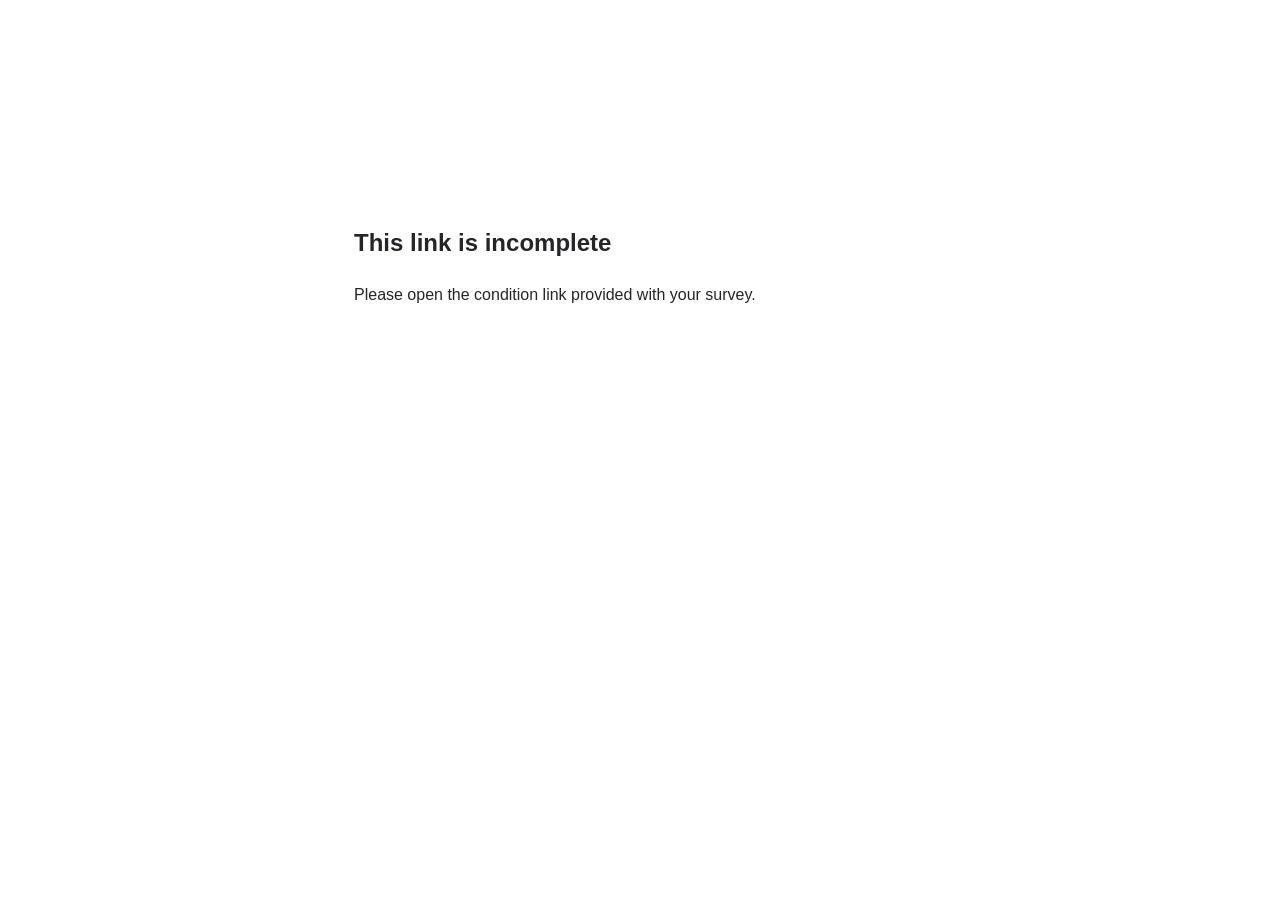
<file: index.html>
<!doctype html>
<html lang="en">
<head>
<meta charset="utf-8"><meta name="viewport" content="width=device-width, initial-scale=1">
<meta name="robots" content="noindex,nofollow"><meta name="referrer" content="no-referrer">
<title>Passenger display</title><link rel="icon" href="./favicon.svg">
<link rel="stylesheet" href="./styles.css?v=november-20261105-ui"><script type="module" src="./app.js?v=november-20261105-ui"></script>
</head>
<body>
<main id="app" class="taxi-page" data-state="loading" hidden>
 <section id="intro-page" class="taxi-intro-scene" aria-label="Inside the car"><img id="intro-image" class="taxi-intro-photo" alt="" fetchpriority="high"></section>
 <section id="display-page" class="taxi-display-scene" aria-label="Passenger display" hidden>
  <div class="taxi-window"><img id="window-image" alt=""><canvas id="weather-motion" aria-hidden="true"></canvas><div class="sunlight" aria-hidden="true"></div></div>
  <div class="taxi-mount"><div class="taxi-screen">
   <header class="taxi-header" aria-label="Vehicle status">
    <span class="taxi-parking"><span class="taxi-p">P</span><span>Parked</span></span>
    <div class="taxi-status"><time id="clock" class="taxi-clock"></time><span class="taxi-weather"><svg id="weather-icon" viewBox="0 0 24 24" fill="none" stroke="currentColor" stroke-linecap="round" stroke-linejoin="round" aria-hidden="true"></svg><span id="weather-label"></span></span></div>
   </header>
   <div class="taxi-screen-main">
    <section class="taxi-script" aria-label="Spoken introduction"><div id="caption-viewport" class="taxi-caption-viewport" tabindex="0" role="region" aria-label="Introduction transcript"><div id="captions" class="taxi-captions"></div></div></section>
    <aside class="taxi-side" aria-label="Vehicle controls and planned route">
     <div class="taxi-control-slot"><button id="pull-over" class="taxi-pull-over" type="button" hidden><span>Pull</span><span>Over</span></button></div>
     <figure class="taxi-route"><figcaption>Planned route</figcaption><div class="taxi-map"><img id="route-image" class="taxi-basemap" alt="Static navigation map with a planned route and no place names"><span class="taxi-destination" role="img" aria-label="Destination" style="left:69.104167%;top:28.684211%"><svg viewBox="0 0 24 24" aria-hidden="true"><path d="M20 10c0 6-8 12-8 12S4 16 4 10a8 8 0 1 1 16 0Z"/><circle cx="12" cy="10" r="3"/></svg></span></div><small class="taxi-map-credit">© OpenStreetMap contributors</small></figure>
    </aside>
   </div>
  </div></div>
 </section>
 <footer class="taxi-study-footer">
  <p id="intro-instruction">Now you are in the car.<br>Proceed to the passenger display.</p>
  <button id="continue" class="taxi-continue" type="button" disabled>Loading…</button>
  <div id="finish-notice" class="taxi-finish" hidden>
   <small id="study-navigation-label" class="study-navigation-label">Study navigation</small>
   <button id="return-button" type="button" aria-describedby="study-navigation-label">
    <span class="return-completion"><svg viewBox="0 0 24 24" fill="none" stroke="currentColor" stroke-width="1.6" stroke-linecap="round" stroke-linejoin="round" aria-hidden="true"><circle cx="12" cy="12" r="9"/><path d="m8 12 2.5 2.5L16 9"/></svg><span>This part of the study is complete.</span></span>
    <span class="return-action"><span>Please return to the survey.</span><svg viewBox="0 0 24 24" fill="none" stroke="currentColor" stroke-width="1.6" stroke-linecap="round" stroke-linejoin="round" aria-hidden="true"><path d="M5 12h14m-5-5 5 5-5 5"/></svg></span>
   </button>
   <p id="return-help" role="status" hidden>Please switch back to the survey tab to continue.</p>
  </div>
 </footer>
</main>
<section id="invalid-link" class="notice" hidden><h1>This link is incomplete</h1><p>Please open the condition link provided with your survey.</p></section>
<section id="technical-error" class="technical-error" role="alert" hidden><p id="error-message"></p><button id="retry" type="button">Try again</button></section>
<dialog id="pull-over-dialog" aria-labelledby="dialog-title" aria-describedby="dialog-description"><h2 id="dialog-title">Vehicle is parked</h2><p id="dialog-description">This action isn't available right now, as the car is currently parked. The Pull Over function will become active once your trip begins.</p><form method="dialog"><button autofocus>OK</button></form></dialog>
<audio id="narration" preload="auto"></audio>
<noscript><section class="notice"><h1>JavaScript is required</h1><p>Please enable JavaScript to view the passenger display.</p></section></noscript>
</body></html>
</file>
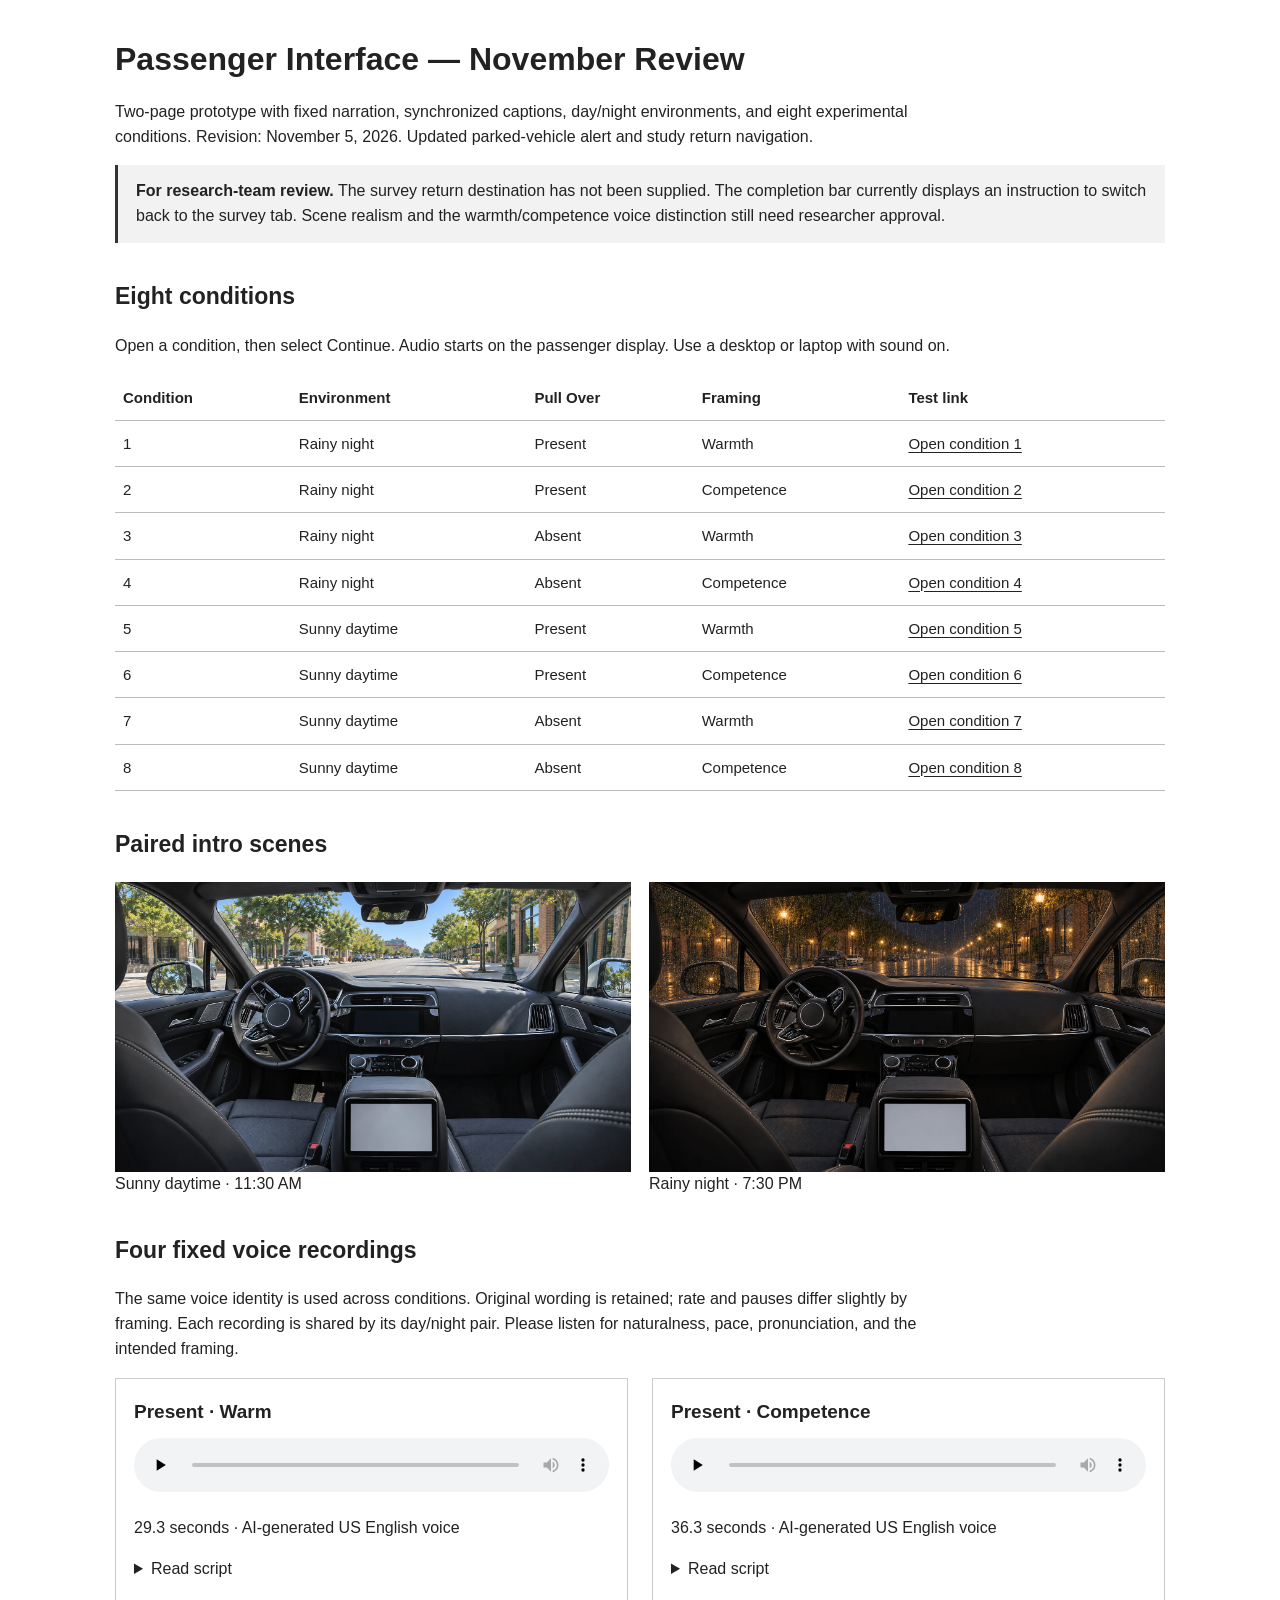
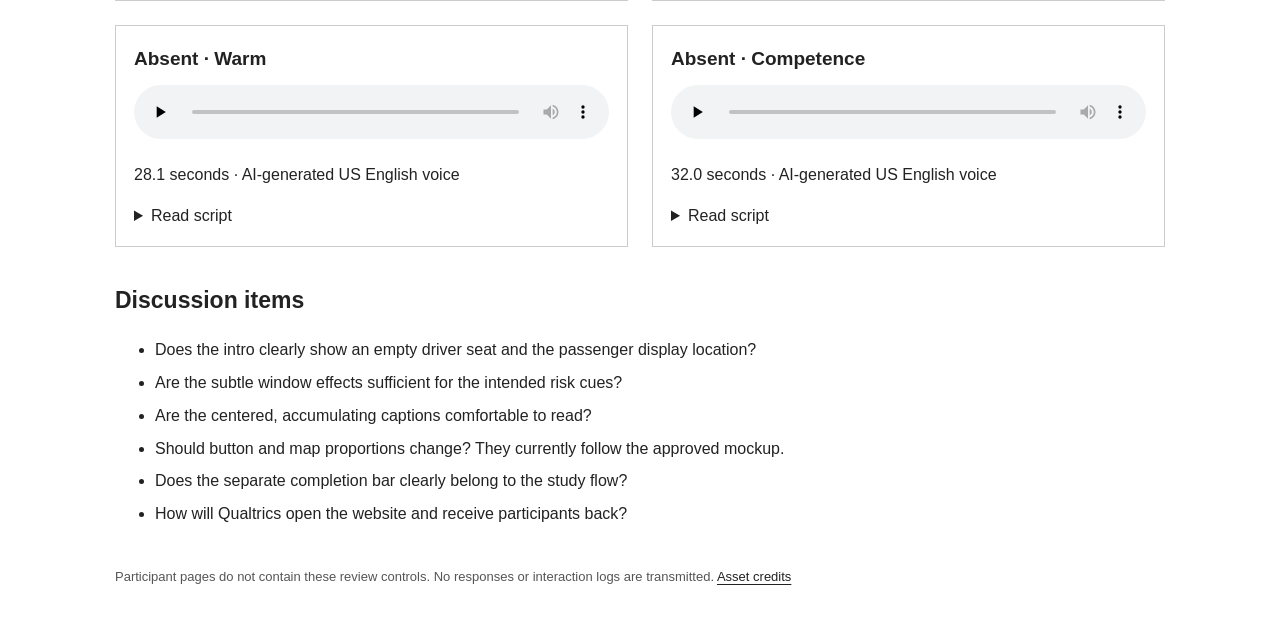
<file: review.html>
<!doctype html><html lang="en"><head><meta charset="utf-8"><meta name="viewport" content="width=device-width,initial-scale=1"><meta name="robots" content="noindex,nofollow"><title>November prototype review</title><style>
body{font-family:-apple-system,BlinkMacSystemFont,"Segoe UI",Arial,sans-serif;margin:40px auto;padding:0 24px;max-width:1050px;color:#222;line-height:1.55;background:#fff}h1{font-size:32px;line-height:1.2}h2{margin-top:36px;font-size:23px}p{max-width:850px}table{border-collapse:collapse;width:100%;font-size:15px}th,td{text-align:left;border-bottom:1px solid #bbb;padding:11px 8px}a{color:#222;text-underline-offset:3px}.voices{display:grid;grid-template-columns:1fr 1fr;gap:24px}section{border:1px solid #ccc;padding:18px}h3{margin:0 0 12px;font-size:19px}audio{width:100%}summary{cursor:pointer}li{margin-bottom:8px}.note{padding:14px 18px;background:#f2f2f2;border-left:3px solid #333}.previews{display:grid;grid-template-columns:1fr 1fr;gap:18px}.previews img{width:100%;display:block}.previews figure{margin:0}footer{margin:40px 0;font-size:13px;color:#555}@media(max-width:700px){.voices,.previews{grid-template-columns:1fr}table{font-size:12px}th,td{padding:8px 4px}}
</style></head><body><h1>Passenger Interface — November Review</h1><p>Two-page prototype with fixed narration, synchronized captions, day/night environments, and eight experimental conditions. Revision: November 5, 2026. Updated parked-vehicle alert and study return navigation.</p>
<div class="note"><strong>For research-team review.</strong> The survey return destination has not been supplied. The completion bar currently displays an instruction to switch back to the survey tab. Scene realism and the warmth/competence voice distinction still need researcher approval.</div>
<h2>Eight conditions</h2><p>Open a condition, then select Continue. Audio starts on the passenger display. Use a desktop or laptop with sound on.</p><table><thead><tr><th>Condition</th><th>Environment</th><th>Pull Over</th><th>Framing</th><th>Test link</th></tr></thead><tbody><tr><td>1</td><td>Rainy night</td><td>Present</td><td>Warmth</td><td><a href="./?condition=1" target="_blank" rel="noopener">Open condition 1</a></td></tr><tr><td>2</td><td>Rainy night</td><td>Present</td><td>Competence</td><td><a href="./?condition=2" target="_blank" rel="noopener">Open condition 2</a></td></tr><tr><td>3</td><td>Rainy night</td><td>Absent</td><td>Warmth</td><td><a href="./?condition=3" target="_blank" rel="noopener">Open condition 3</a></td></tr><tr><td>4</td><td>Rainy night</td><td>Absent</td><td>Competence</td><td><a href="./?condition=4" target="_blank" rel="noopener">Open condition 4</a></td></tr><tr><td>5</td><td>Sunny daytime</td><td>Present</td><td>Warmth</td><td><a href="./?condition=5" target="_blank" rel="noopener">Open condition 5</a></td></tr><tr><td>6</td><td>Sunny daytime</td><td>Present</td><td>Competence</td><td><a href="./?condition=6" target="_blank" rel="noopener">Open condition 6</a></td></tr><tr><td>7</td><td>Sunny daytime</td><td>Absent</td><td>Warmth</td><td><a href="./?condition=7" target="_blank" rel="noopener">Open condition 7</a></td></tr><tr><td>8</td><td>Sunny daytime</td><td>Absent</td><td>Competence</td><td><a href="./?condition=8" target="_blank" rel="noopener">Open condition 8</a></td></tr></tbody></table>
<h2>Paired intro scenes</h2><div class="previews"><figure><img src="./assets/scenes/intro-day.webp" alt="Daytime car interior"><figcaption>Sunny daytime · 11:30 AM</figcaption></figure><figure><img src="./assets/scenes/intro-night.webp" alt="Rainy night car interior"><figcaption>Rainy night · 7:30 PM</figcaption></figure></div>
<h2>Four fixed voice recordings</h2><p>The same voice identity is used across conditions. Original wording is retained; rate and pauses differ slightly by framing. Each recording is shared by its day/night pair. Please listen for naturalness, pace, pronunciation, and the intended framing.</p><div class="voices"><section><h3>Present · Warm</h3><audio controls preload="none" src="./assets/audio/present-warm.wav"></audio><p>29.3 seconds · AI-generated US English voice</p><details><summary>Read script</summary><ol><li>Welcome aboard!</li><li>So glad you&#x27;re riding with me today.</li><li>I&#x27;ll be keeping a close eye on the road the whole way.</li><li>I&#x27;ve worked out how to get you there.</li><li>I&#x27;ll keep checking in on it throughout the ride, so you can relax and feel comfortable.</li><li>You&#x27;ll also see a Pull Over button on the screen.</li><li>If anything unexpected comes up and you&#x27;d like to stop, you may use it to pull over the car immediately.</li><li>Alright, let&#x27;s buckle up and get started!</li></ol></details></section><section><h3>Present · Competence</h3><audio controls preload="none" src="./assets/audio/present-competence.wav"></audio><p>36.3 seconds · AI-generated US English voice</p><details><summary>Read script</summary><ol><li>Welcome.</li><li>All systems have been checked and are operating normally.</li><li>This car uses a 360-degree sensor suite to monitor the road, processing over 1,000 environmental data points per second.</li><li>Your route has been calculated, verified, and is being continuously re-optimized in real time.</li><li>The interface also includes a Pull Over button.</li><li>In the event of an unexpected situation, it may be used to bring the vehicle to an immediate stop.</li><li>Please secure your seatbelt; the ride will now begin.</li></ol></details></section><section><h3>Absent · Warm</h3><audio controls preload="none" src="./assets/audio/absent-warm.wav"></audio><p>28.1 seconds · AI-generated US English voice</p><details><summary>Read script</summary><ol><li>Welcome aboard!</li><li>So glad you&#x27;re riding with me today.</li><li>I&#x27;ll be keeping a close eye on the road the whole way.</li><li>I&#x27;ve worked out how to get you there.</li><li>I&#x27;ll keep checking in on it throughout the ride, so you can relax and feel comfortable.</li><li>This ride is fully automated from start to finish, so there&#x27;s nothing for you to do or adjust, just sit back and enjoy the ride.</li><li>Alright, let&#x27;s buckle up and get started!</li></ol></details></section><section><h3>Absent · Competence</h3><audio controls preload="none" src="./assets/audio/absent-competence.wav"></audio><p>32.0 seconds · AI-generated US English voice</p><details><summary>Read script</summary><ol><li>Welcome.</li><li>All systems have been checked and are operating normally.</li><li>This car uses a 360-degree sensor suite to monitor the road, processing over 1,000 environmental data points per second.</li><li>Your route has been calculated, verified, and is being continuously re-optimized in real time.</li><li>This ride is fully automated, with no manual controls or adjustments involved.</li><li>Please secure your seatbelt; the ride will now begin.</li></ol></details></section></div>
<h2>Discussion items</h2><ul><li>Does the intro clearly show an empty driver seat and the passenger display location?</li><li>Are the subtle window effects sufficient for the intended risk cues?</li><li>Are the centered, accumulating captions comfortable to read?</li><li>Should button and map proportions change? They currently follow the approved mockup.</li><li>Does the separate completion bar clearly belong to the study flow?</li><li>How will Qualtrics open the website and receive participants back?</li></ul><footer>Participant pages do not contain these review controls. No responses or interaction logs are transmitted. <a href="./NOTICE.txt">Asset credits</a></footer></body></html>
</file>
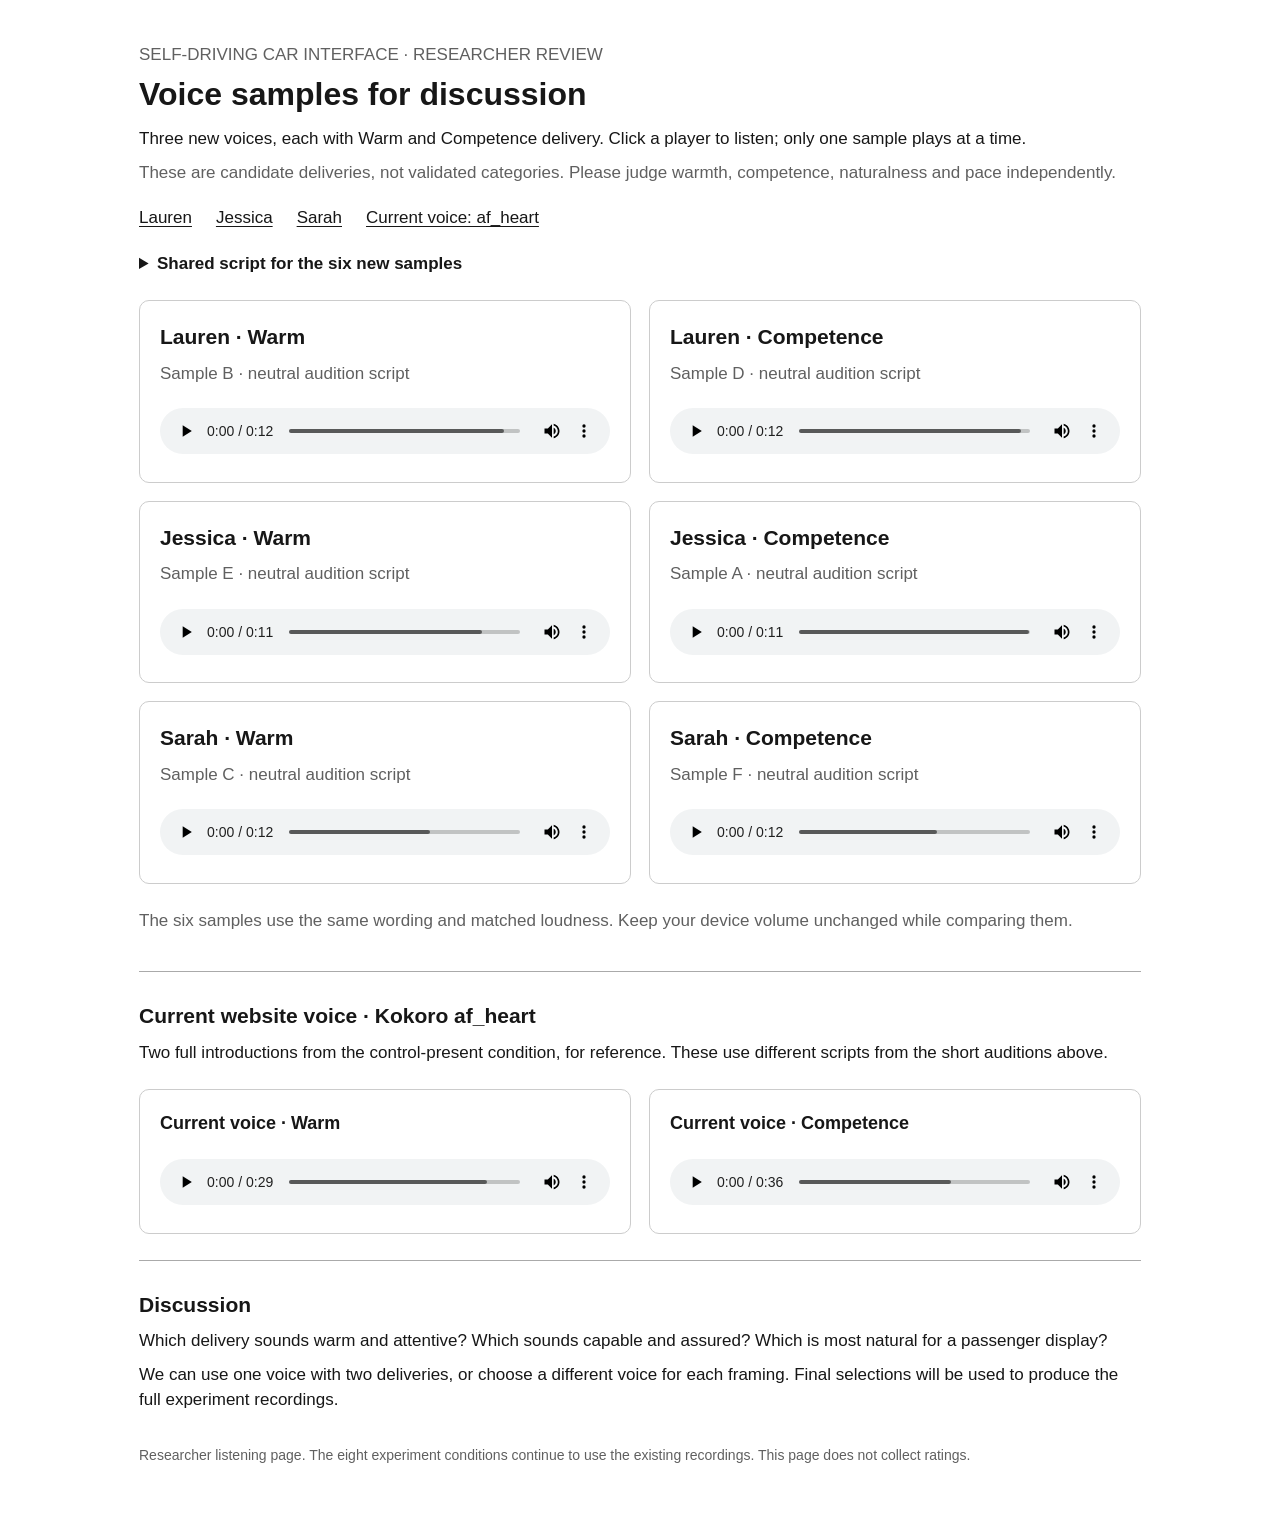
<file: voice-review.html>
<!doctype html><html lang="en"><head><meta charset="utf-8"><meta name="viewport" content="width=device-width,initial-scale=1">
<meta name="robots" content="noindex,nofollow"><title>Voice samples · Researcher review</title>
<style>*{box-sizing:border-box}html{scroll-behavior:smooth}body{margin:0;background:white;color:#171717;font:17px/1.5 -apple-system,BlinkMacSystemFont,"Segoe UI",sans-serif}main{max-width:1050px;margin:auto;padding:34px 24px 60px}h1{font-size:32px;line-height:1.15;margin:8px 0 14px}h2{font-size:21px;margin:0 0 5px}h3{font-size:18px;margin:0 0 8px}p{margin:8px 0}a{color:inherit;text-underline-offset:3px}.muted{color:#606060}.grid{display:grid;grid-template-columns:1fr 1fr;gap:18px;margin:24px 0}article{border:1px solid #ccc;border-radius:10px;padding:20px;scroll-margin-top:22px}article:target{outline:2px solid #222;outline-offset:3px}audio{width:100%;margin-top:14px;height:46px}summary{cursor:pointer;font-weight:600}details{margin:20px 0}section{margin-top:38px;padding-top:28px;border-top:1px solid #aaa}nav{display:flex;gap:24px;flex-wrap:wrap;margin:20px 0}a:focus-visible,summary:focus-visible,audio:focus-visible{outline:3px solid #555;outline-offset:4px}footer{margin-top:32px;font-size:14px}#feedback{margin-top:26px}@media(max-width:620px){main{padding:24px 16px}.grid{grid-template-columns:1fr}h1{font-size:28px}}</style></head><body><main>
<header><p class="muted">SELF-DRIVING CAR INTERFACE · RESEARCHER REVIEW</p><h1>Voice samples for discussion</h1>
<p>Three new voices, each with Warm and Competence delivery. Click a player to listen; only one sample plays at a time.</p>
<p class="muted">These are candidate deliveries, not validated categories. Please judge warmth, competence, naturalness and pace independently.</p>
<nav><a href="#lauren-warm">Lauren</a><a href="#jessica-warm">Jessica</a><a href="#sarah-warm">Sarah</a><a href="#current-voice">Current voice: af_heart</a></nav>
<details><summary>Shared script for the six new samples</summary><p>Welcome. You are seated in an autonomous taxi. The passenger display is in front of you. The vehicle is currently parked. Please fasten your seatbelt. The introduction will begin in a moment.</p></details></header>
<div class="grid"><article id="lauren-warm"><h2>Lauren · Warm</h2>
        <p class="muted">Sample B · neutral audition script</p>
        <audio controls preload="metadata" aria-label="Lauren Warm" src="assets/voice-auditions/sample-B.wav"></audio></article><article id="lauren-competence"><h2>Lauren · Competence</h2>
        <p class="muted">Sample D · neutral audition script</p>
        <audio controls preload="metadata" aria-label="Lauren Competence" src="assets/voice-auditions/sample-D.wav"></audio></article><article id="jessica-warm"><h2>Jessica · Warm</h2>
        <p class="muted">Sample E · neutral audition script</p>
        <audio controls preload="metadata" aria-label="Jessica Warm" src="assets/voice-auditions/sample-E.wav"></audio></article><article id="jessica-competence"><h2>Jessica · Competence</h2>
        <p class="muted">Sample A · neutral audition script</p>
        <audio controls preload="metadata" aria-label="Jessica Competence" src="assets/voice-auditions/sample-A.wav"></audio></article><article id="sarah-warm"><h2>Sarah · Warm</h2>
        <p class="muted">Sample C · neutral audition script</p>
        <audio controls preload="metadata" aria-label="Sarah Warm" src="assets/voice-auditions/sample-C.wav"></audio></article><article id="sarah-competence"><h2>Sarah · Competence</h2>
        <p class="muted">Sample F · neutral audition script</p>
        <audio controls preload="metadata" aria-label="Sarah Competence" src="assets/voice-auditions/sample-F.wav"></audio></article></div>
<p class="muted">The six samples use the same wording and matched loudness. Keep your device volume unchanged while comparing them.</p>
<section id="current-voice"><h2>Current website voice · Kokoro af_heart</h2><p>Two full introductions from the control-present condition, for reference. These use different scripts from the short auditions above.</p>
<div class="grid"><article><h3>Current voice · Warm</h3><audio controls preload="metadata" aria-label="Current af_heart Warm" src="assets/audio/present-warm.wav"></audio></article>
<article><h3>Current voice · Competence</h3><audio controls preload="metadata" aria-label="Current af_heart Competence" src="assets/audio/present-competence.wav"></audio></article></div></section>
<section id="feedback"><h2>Discussion</h2><p>Which delivery sounds warm and attentive? Which sounds capable and assured? Which is most natural for a passenger display?</p><p>We can use one voice with two deliveries, or choose a different voice for each framing. Final selections will be used to produce the full experiment recordings.</p></section>
<footer class="muted">Researcher listening page. The eight experiment conditions continue to use the existing recordings. This page does not collect ratings.</footer>
</main><script>for(const player of document.querySelectorAll('audio')){player.addEventListener('play',()=>{for(const other of document.querySelectorAll('audio'))if(other!==player)other.pause()});player.addEventListener('error',()=>{const message=document.createElement('p');message.setAttribute('role','alert');message.textContent='The audio could not load. Please reload this page and try again.';player.after(message)},{once:true})}</script></body></html>
</file>
<file: styles.css>
.taxi-page {--taxi-ink:#242528;--taxi-muted:#666b70;--taxi-panel:#f5f5f6;--taxi-paper:#fff;--taxi-red:#b4232d; font-family:-apple-system,BlinkMacSystemFont,"Segoe UI",Arial,sans-serif; color:var(--taxi-ink); background:var(--taxi-panel); width:100%; aspect-ratio:16/10; display:grid; grid-template-rows:minmax(0,1fr) 72px; font-size:16px; line-height:1.45; text-align:left; position:relative; isolation:isolate; color-scheme:light;}
.taxi-page * {box-sizing:border-box;}
.taxi-page [hidden] {display:none !important;}
.taxi-page button {font:inherit;}
.taxi-page p {margin:0;}
.taxi-intro-scene {min-height:0; position:relative; background:#242528; overflow:hidden;}
.taxi-intro-photo {width:100%;height:100%;object-fit:cover;object-position:center;display:block;}
.taxi-study-footer {background:var(--taxi-paper);color:var(--taxi-ink); display:flex;align-items:center;justify-content:space-between;gap:24px;padding:14px 28px; min-width:0;}
.taxi-study-footer p {font-size:clamp(13px,1.6vw,18px);line-height:1.45;}
.taxi-continue {display:inline-flex;align-items:center;justify-content:center;gap:12px;flex:none;border:0;background:#242528;color:#fff;padding:12px 22px;border-radius:8px;font-size:clamp(13px,1.5vw,16px);min-height:44px;}
.taxi-continue:hover {background:#404144;}
.taxi-continue svg {width:16px;height:16px;}
.taxi-display-scene {display:grid;grid-template-columns:minmax(0,1fr) minmax(0,2fr);min-height:0;}
.taxi-window {min-width:0;min-height:0;overflow:hidden;background:#323638;}
.taxi-window img {display:block;object-fit:cover;object-position:center;width:100%;height:100%;}
.taxi-mount {padding:5px 5px 5px 6px;min-width:0;min-height:0;display:flex;background:#d9dbdc;}
.taxi-screen {position:relative;display:flex;flex-direction:column;flex:1;min-width:0;min-height:0;background:var(--taxi-panel);border:6px solid #080909;border-top-width:8px;border-bottom-width:8px;border-radius:18px;box-shadow:0 0 0 1px #626568,0 0 0 2px #a6a9ab;overflow:hidden;padding:0;}
.taxi-header {display:grid;grid-template-columns:minmax(0,1fr) auto minmax(0,1fr);align-items:center;gap:8px;flex:none;height:30px;padding:0 18px;background:#f0f0f2;color:#424242;font-family:"Avenir Next",Avenir,"Helvetica Neue",Arial,sans-serif;font-stretch:normal;font-size:clamp(12px,1.5vw,16px);font-weight:500;letter-spacing:normal;line-height:1;}
.taxi-status {grid-column:2;justify-self:center;display:flex;align-items:center;gap:24px;white-space:nowrap;}
.taxi-clock {font-variant-numeric:normal;font-weight:500;letter-spacing:normal;}
.taxi-weather {display:flex;align-items:center;gap:6px;font-weight:500;}
.taxi-weather svg {width:16px;height:16px;stroke-width:1.8;}
.taxi-parking {grid-column:1;justify-self:start;display:flex;align-items:center;gap:6px;white-space:nowrap;color:#65686b;}
.taxi-p {font-size:14px;font-weight:500;}
.taxi-screen-main {display:grid;grid-template-columns:minmax(0,2fr) minmax(0,1fr);gap:24px;flex:1;min-height:0;padding:32px 24px 24px;}
.taxi-script {min-height:0;overflow:hidden;display:flex;flex-direction:column;}
.taxi-caption-viewport {position:relative;min-height:0;overflow:hidden;flex:1;overflow-anchor:none;}
.taxi-caption-viewport[data-overflow="true"] {mask-image:linear-gradient(to bottom,transparent,#000 5%,#000 95%,transparent);}
.taxi-captions {position:relative;text-align:center;padding-inline:5px;}
.taxi-captions .taxi-caption {font-size:clamp(16px,2.05vw,24px);font-weight:400;letter-spacing:-.023em;line-height:1.48;margin:0 0 24px;color:#7a7e82;transition:color .35s ease;}
.taxi-captions .taxi-caption[data-current="true"] {color:#202124;font-weight:500;}
.taxi-captions .taxi-caption:last-child {margin-bottom:0;}
.taxi-side {display:grid;grid-template-rows:minmax(0,1fr) auto;gap:20px;align-items:stretch;min-height:0;min-width:0;}
.taxi-control-slot {display:flex;align-items:flex-start;justify-content:center;min-height:0;padding-top:0;}
.taxi-pull-over {aspect-ratio:1;width:100%;max-width:166px;max-height:166px;display:flex;flex-direction:column;align-items:center;justify-content:center;background:var(--taxi-red);color:#fff;border:0;border-radius:50%;font-size:clamp(16px,2.15vw,25px);font-weight:500;line-height:1.22;box-shadow:0 2px 4px #00000009;flex-shrink:0;}
.taxi-pull-over:hover {background:#9e1d28;}
.taxi-route {margin:0;min-width:0;}
.taxi-route figcaption {font-size:clamp(11px,1.15vw,13px);color:var(--taxi-muted);margin-bottom:8px;}
.taxi-map {position:relative;}
.taxi-route .taxi-basemap {display:block;width:100%;height:auto;aspect-ratio:480/380;border-radius:3px;overflow:hidden;}
.taxi-destination {position:absolute;width:22px;height:22px;display:block;transform:translate(-50%,-91.6667%);pointer-events:none;filter:drop-shadow(0 1px 1px #00000030);}
.taxi-destination svg {display:block;width:22px;height:22px;fill:#e34a43;stroke:#b72c28;stroke-width:1.5;}
.taxi-destination svg circle {fill:#8a2423;stroke:none;}
.taxi-map-credit {display:block;font-size:11px;line-height:1.2;margin-top:5px;color:#70757a;}
.taxi-finish {width:100%;text-align:center;}
.taxi-finish-link {color:inherit;text-decoration:underline;text-underline-offset:3px;}
.taxi-overlay {position:absolute;inset:0;z-index:3;display:grid;place-items:center;padding:20px;background:#22252a30;}
.taxi-dialog {width:100%;max-width:370px;background:#fff;border:1px solid #e1e3e5;border-radius:17px;padding:26px;box-shadow:0 14px 40px #00000020;}
.taxi-dialog h2 {font-size:22px;font-weight:500;margin:0 0 15px;line-height:1.3;}
.taxi-dialog p {font-size:15px;line-height:1.6;color:#5d6267;}
.taxi-dialog button {margin-top:20px;width:100%;min-height:44px;background:#242528;color:#fff;border:0;border-radius:8px;}

:root {color-scheme:light;font-family:-apple-system,BlinkMacSystemFont,"Segoe UI",Arial,sans-serif;background:#fff;color:#242528}
html,body {margin:0;min-height:100%}
* {box-sizing:border-box}
[hidden] {display:none!important}
button {font:inherit;cursor:pointer}
button:disabled {cursor:wait;opacity:.6}
button:focus-visible,a:focus-visible,[tabindex]:focus-visible {outline:3px solid #4f72af;outline-offset:4px}
.taxi-page {height:100vh;height:100dvh;min-height:560px;min-width:700px;aspect-ratio:auto;grid-template-rows:minmax(0,1fr) 72px}
.taxi-intro-photo {object-fit:contain}
.taxi-window {position:relative}
#weather-motion,.sunlight {position:absolute;inset:0;width:100%;height:100%;pointer-events:none}
.sunlight {opacity:0;background:radial-gradient(ellipse at 70% 25%,#fff7d115,transparent 63%);mix-blend-mode:soft-light}
body[data-risk="low"] .taxi-page[data-state="playing"] .sunlight {animation:daylight 15s ease-in-out infinite alternate}
@keyframes daylight {0%{opacity:.2;transform:translate(-2%,0)}100%{opacity:.85;transform:translate(2%,1%)}}
.taxi-caption-viewport {overflow:auto;scrollbar-width:none}
.taxi-caption-viewport::-webkit-scrollbar {display:none}
.taxi-pull-over {flex-shrink:0}
.taxi-finish a {color:inherit;text-decoration:underline;text-underline-offset:3px}
dialog {width:calc(100% - 40px);max-width:440px;background:#fafafa;border:1px solid #fff9;border-radius:22px;padding:32px 30px 24px;box-shadow:0 24px 72px #00000029,0 2px 8px #0000000d;color:#242528;text-align:center}
dialog::backdrop {background:#1c20244d;backdrop-filter:blur(3px)}
dialog h2 {font-size:23px;font-weight:600;letter-spacing:-.025em;margin:0 0 14px;line-height:1.3;text-wrap:balance}
dialog p {max-width:35ch;margin:0 auto;font-size:16px;line-height:1.6;color:#60656b;text-wrap:pretty}
dialog form {margin-top:26px}
dialog button {display:block;width:100%;min-height:48px;padding:12px 18px;background:#292b2e;color:#fff;border:1px solid #292b2e;border-radius:11px;font-size:16px;font-weight:500;transition:background .15s ease}
dialog button:hover {background:#414449}
dialog button:active {background:#1c1e20}
.technical-error button {margin-top:20px;width:100%;min-height:44px;background:#242528;color:#fff;border:0;border-radius:8px}
.notice {max-width:620px;margin:20vh auto;padding:24px;line-height:1.6}
.technical-error {position:fixed;z-index:10;bottom:16px;left:50%;transform:translateX(-50%);width:min(460px,90vw);padding:20px;background:#fff;border:1px solid #aaa;border-radius:12px;box-shadow:0 4px 28px #0003;line-height:1.5}
@media(max-width:850px) {.taxi-mount{padding:4px 4px 4px 5px}.taxi-header{height:28px;padding-inline:14px;font-size:14px}.taxi-screen-main{padding:24px 17px 18px;gap:16px}.taxi-status{gap:20px}.taxi-caption{margin-bottom:20px}.taxi-study-footer{padding-inline:18px;gap:14px}}
@media(max-height:650px) {.taxi-screen-main{padding-top:20px;padding-bottom:16px}.taxi-page{grid-template-rows:minmax(0,1fr) 64px}.taxi-map{max-width:225px;margin-inline:auto}.taxi-route figcaption,.taxi-map-credit{font-size:11px}.taxi-pull-over{max-width:140px}.taxi-side{gap:16px}}
@media(prefers-reduced-motion:reduce) {.taxi-caption{transition:none}.sunlight{animation:none!important}#weather-motion{display:none}}

/* Study navigation sits outside the simulated car, separated by white space. */
.taxi-page {grid-template-rows:minmax(0,1fr) 88px}
.taxi-study-footer {position:relative;padding:10px 24px 12px;background:#fff}
.taxi-finish {display:grid;gap:6px;width:100%;text-align:center}
.study-navigation-label {font:11px/1.2 -apple-system,BlinkMacSystemFont,"Segoe UI",Arial,sans-serif;color:#70757b;letter-spacing:.015em}
#return-button {display:flex;align-items:center;justify-content:space-between;gap:24px;width:100%;min-height:46px;padding:11px 20px;background:#f8f9fa;color:#242528;border:1px solid #dfe2e5;border-radius:12px;box-shadow:0 1px 2px #20252b06;font-size:clamp(14px,1.3vw,16px);line-height:1.4;text-align:left;transition:background .15s ease,border-color .15s ease,box-shadow .15s ease}
#return-button:hover {background:#f0f2f4;border-color:#c5cbd1;box-shadow:0 2px 6px #20252b0a}
#return-button:active {background:#e8ecef;box-shadow:none}
#return-button:focus-visible {outline:2px solid #30363d;outline-offset:3px}
.return-completion,.return-action {display:flex;align-items:center;gap:10px}
.return-completion {color:#555d65;font-weight:400}
.return-action {color:#24292f;font-weight:600}
#return-button svg {flex:none;width:20px;height:20px}
.return-completion svg {color:#727b84}
#return-help {position:absolute;bottom:calc(100% + 10px);right:24px;max-width:420px;padding:14px 18px;background:#fff;border:1px solid #dfe2e5;border-radius:12px;box-shadow:0 8px 28px #20252b14;font-size:14px;text-align:center}
@media(max-width:850px) {.taxi-study-footer{padding-inline:18px}#return-button{gap:12px;padding-inline:14px}.return-completion,.return-action{gap:8px}}
@media(prefers-reduced-motion:reduce) {dialog button,#return-button{transition:none}}
</file>
